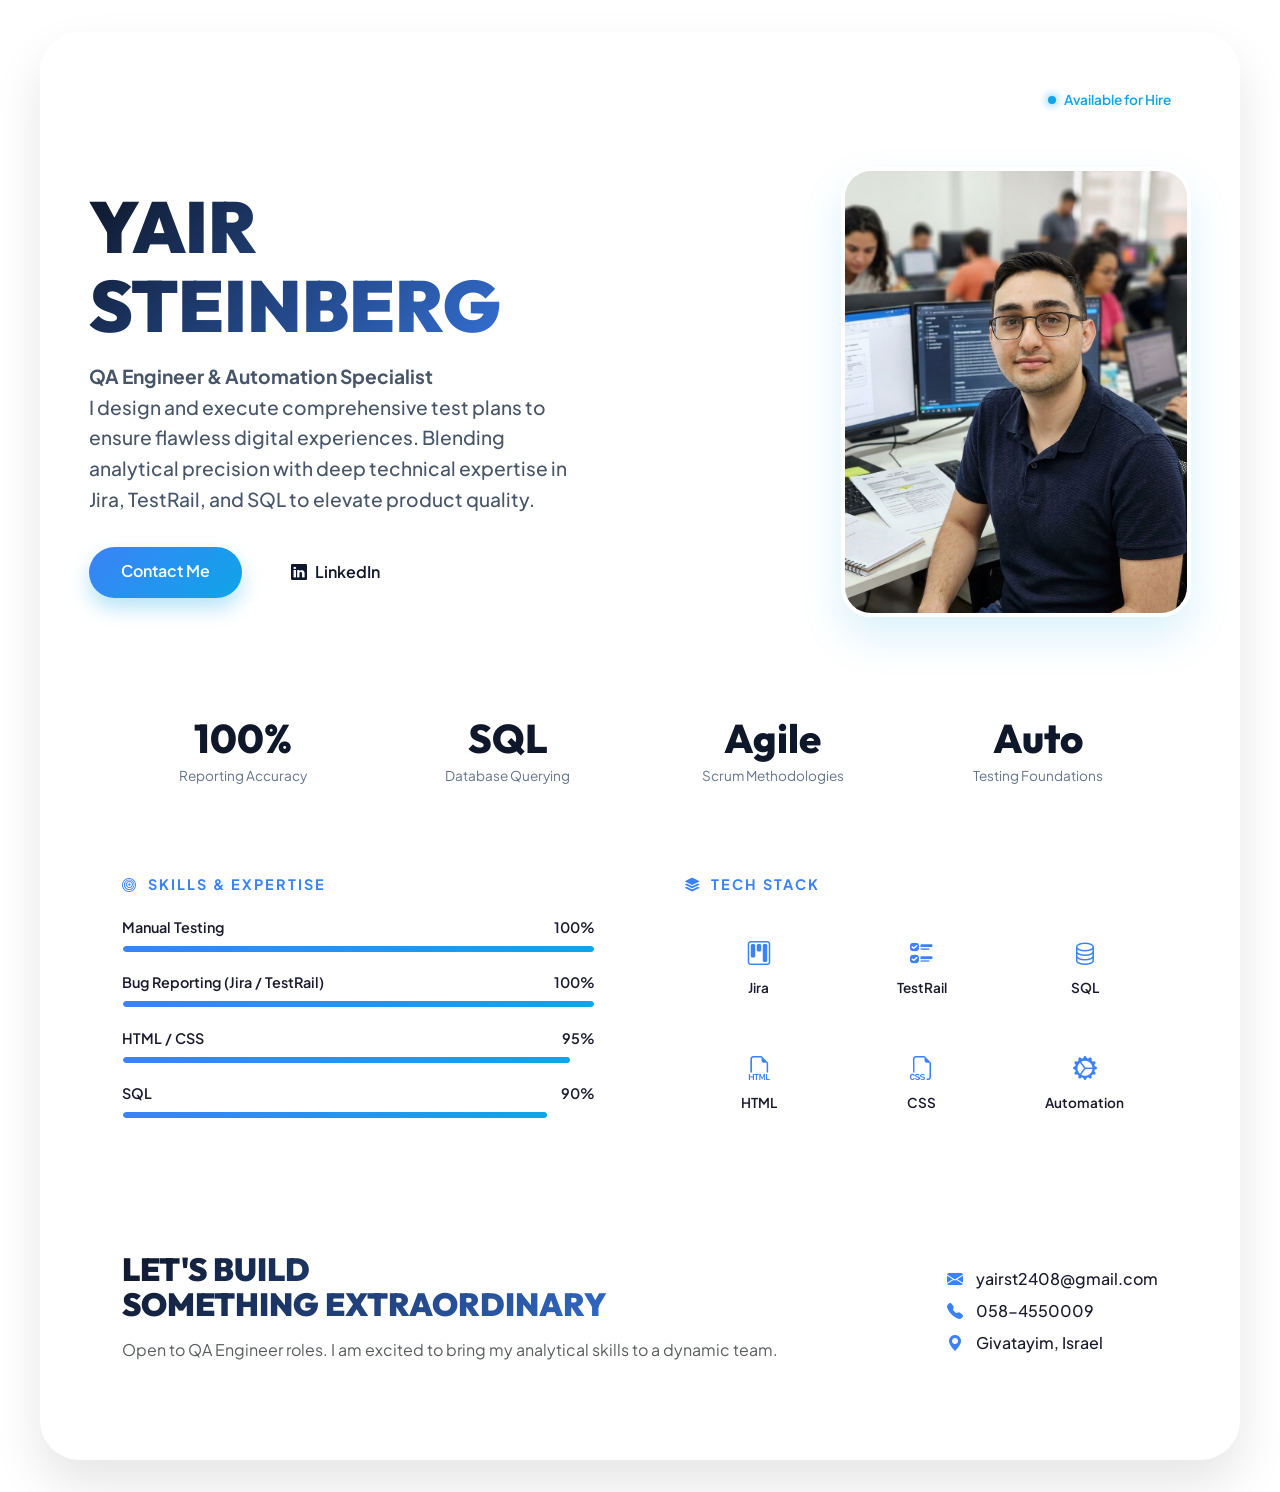
<file: index.html>
<!DOCTYPE html>
<html lang="en">
<head>
  <meta charset="utf-8">
  <meta name="viewport" content="width=device-width, initial-scale=1.0">
  
  <!-- SEO Optimization -->
  <title>Yair Steinberg | QA Engineer & Automation Specialist</title>
  <meta name="description" content="Portfolio of Yair Steinberg, a dedicated Quality Assurance Engineer specializing in manual testing, automation, bug tracking (Jira/TestRail), and SQL. Based in Givatayim, Israel.">
  <meta name="keywords" content="Yair Steinberg, QA Engineer, Quality Assurance, Software Tester, TestRail, Jira, SQL, Automation, Israel, Tech Portfolio">
  <meta name="author" content="Yair Steinberg">

  <!-- Google Fonts -->
  <link rel="preconnect" href="https://fonts.googleapis.com">
  <link rel="preconnect" href="https://fonts.gstatic.com" crossorigin>
  <link href="https://fonts.googleapis.com/css2?family=Outfit:wght@300;400;700;900&family=Plus+Jakarta+Sans:wght@300;400;500;600;700&display=swap" rel="stylesheet">
  
  <!-- Bootstrap Icons & CSS -->
  <link href="https://cdn.jsdelivr.net/npm/bootstrap@5.3.0/dist/css/bootstrap.min.css" rel="stylesheet">
  <link rel="stylesheet" href="https://cdn.jsdelivr.net/npm/bootstrap-icons@1.11.1/font/bootstrap-icons.css">

  <style>
    /* Global Styles & Background */
    body {
      background: url('https://images.unsplash.com/photo-1618005182384-a83a8bd57fbe?q=80&w=2564&auto=format&fit=crop') no-repeat center center fixed;
      background-size: cover;
      font-family: 'Plus Jakarta Sans', sans-serif;
      color: #1a1a2e;
      min-height: 100vh;
      display: flex;
      justify-content: center;
      align-items: center;
      padding: 2rem 1rem;
    }

    /* Glassmorphism Container */
    .glass-app {
      background: rgba(255, 255, 255, 0.6);
      backdrop-filter: blur(20px);
      -webkit-backdrop-filter: blur(20px);
      border: 1px solid rgba(255, 255, 255, 0.8);
      border-radius: 40px;
      box-shadow: 0 25px 50px rgba(0, 0, 0, 0.1);
      max-width: 1200px;
      width: 100%;
      overflow: hidden;
      padding: 3rem;
    }

    /* Header / Top Bar */
    .top-bar {
      display: flex;
      justify-content: flex-end;
      align-items: center;
      margin-bottom: 3rem;
    }
    .status-badge {
      background: rgba(255, 255, 255, 0.7);
      border: 1px solid rgba(255, 255, 255, 0.9);
      padding: 0.5rem 1.2rem;
      border-radius: 50px;
      font-size: 0.85rem;
      font-weight: 600;
      color: #0ea5e9;
      display: flex;
      align-items: center;
      gap: 8px;
    }
    .status-dot {
      width: 8px;
      height: 8px;
      background-color: #0ea5e9;
      border-radius: 50%;
      box-shadow: 0 0 10px #0ea5e9;
    }

    /* Hero Section */
    .hero-section {
      display: flex;
      align-items: center;
      justify-content: space-between;
      flex-wrap: wrap;
      gap: 2rem;
      margin-bottom: 4rem;
    }
    .hero-content {
      flex: 1;
      min-width: 300px;
    }
    .hero-title {
      font-family: 'Outfit', sans-serif;
      font-size: 4.5rem;
      font-weight: 900;
      line-height: 1.1;
      text-transform: uppercase;
      background: linear-gradient(135deg, #0f172a 0%, #3b82f6 100%);
      -webkit-background-clip: text;
      -webkit-text-fill-color: transparent;
      margin-bottom: 1rem;
    }
    .hero-subtitle {
      font-size: 1.2rem;
      font-weight: 500;
      color: #475569;
      margin-bottom: 2rem;
      max-width: 500px;
      line-height: 1.6;
    }
    .hero-image-wrapper {
      flex: 1;
      display: flex;
      justify-content: flex-end;
      min-width: 300px;
    }
    .hero-image {
      width: 350px;
      height: 450px;
      border-radius: 30px;
      object-fit: cover;
      border: 4px solid rgba(255, 255, 255, 0.8);
      box-shadow: 0 20px 40px rgba(14, 165, 233, 0.15);
    }

    /* Buttons */
    .btn-custom {
      padding: 0.8rem 2rem;
      border-radius: 50px;
      font-weight: 600;
      transition: all 0.3s ease;
      text-decoration: none;
      display: inline-block;
    }
    .btn-primary-glass {
      background: linear-gradient(135deg, #3b82f6 0%, #0ea5e9 100%);
      color: white;
      border: none;
      box-shadow: 0 10px 20px rgba(14, 165, 233, 0.3);
    }
    .btn-primary-glass:hover {
      transform: translateY(-3px);
      box-shadow: 0 15px 25px rgba(14, 165, 233, 0.4);
      color: white;
    }
    .btn-secondary-glass {
      background: rgba(255, 255, 255, 0.5);
      color: #0f172a;
      border: 1px solid rgba(255, 255, 255, 0.8);
      backdrop-filter: blur(10px);
    }
    .btn-secondary-glass:hover {
      background: rgba(255, 255, 255, 0.8);
      transform: translateY(-3px);
    }

    /* Glass Cards (Stats, Skills, Tech) */
    .inner-glass-card {
      background: rgba(255, 255, 255, 0.5);
      border: 1px solid rgba(255, 255, 255, 0.7);
      border-radius: 24px;
      padding: 2rem;
      backdrop-filter: blur(10px);
      height: 100%;
    }
    .section-title {
      font-size: 0.9rem;
      text-transform: uppercase;
      letter-spacing: 2px;
      font-weight: 700;
      color: #3b82f6;
      margin-bottom: 1.5rem;
      display: flex;
      align-items: center;
      gap: 10px;
    }

    /* Stats Grid */
    .stats-grid {
      display: grid;
      grid-template-columns: repeat(4, 1fr);
      gap: 1.5rem;
      text-align: center;
    }
    .stat-item h3 {
      font-family: 'Outfit', sans-serif;
      font-size: 2.5rem;
      font-weight: 800;
      color: #0f172a;
      margin-bottom: 0.2rem;
    }
    .stat-item p {
      font-size: 0.85rem;
      color: #64748b;
      margin: 0;
    }

    /* Skills Progress */
    .skill-item {
      margin-bottom: 1.2rem;
    }
    .skill-info {
      display: flex;
      justify-content: space-between;
      font-size: 0.9rem;
      font-weight: 600;
      margin-bottom: 0.4rem;
    }
    .progress-glass {
      height: 8px;
      background: rgba(255, 255, 255, 0.4);
      border-radius: 10px;
      overflow: hidden;
      border: 1px solid rgba(255, 255, 255, 0.6);
    }
    .progress-bar-fill {
      height: 100%;
      background: linear-gradient(90deg, #3b82f6, #0ea5e9);
      border-radius: 10px;
    }

    /* Tech Stack Grid */
    .tech-grid {
      display: grid;
      grid-template-columns: repeat(3, 1fr);
      gap: 1rem;
    }
    .tech-item {
      background: rgba(255, 255, 255, 0.6);
      border: 1px solid rgba(255, 255, 255, 0.8);
      border-radius: 16px;
      padding: 1rem;
      text-align: center;
      font-weight: 600;
      font-size: 0.85rem;
      transition: all 0.3s ease;
    }
    .tech-item i {
      font-size: 1.5rem;
      color: #3b82f6;
      margin-bottom: 0.5rem;
      display: block;
    }
    .tech-item:hover {
      transform: translateY(-5px);
      background: rgba(255, 255, 255, 0.9);
      box-shadow: 0 10px 20px rgba(0,0,0,0.05);
    }

    /* Footer / Contact */
    .footer-section {
      display: flex;
      justify-content: space-between;
      align-items: center;
      margin-top: 3rem;
      flex-wrap: wrap;
      gap: 2rem;
    }
    .contact-info p {
      margin-bottom: 0.5rem;
      font-weight: 500;
    }
    .contact-info i {
      color: #3b82f6;
      margin-right: 10px;
    }
    
    @media (max-width: 991px) {
      .hero-title { font-size: 3rem; }
      .stats-grid { grid-template-columns: repeat(2, 1fr); }
      .hero-image { width: 100%; height: auto; }
      .glass-app { padding: 1.5rem; border-radius: 20px; }
    }
  </style>
</head>
<body>

  <div class="glass-app">
    <!-- Top Bar -->
    <header class="top-bar">
      <div class="status-badge">
        <span class="status-dot"></span> Available for Hire
      </div>
    </header>

    <!-- Hero Section -->
    <section class="hero-section">
      <div class="hero-content">
        <h1 class="hero-title">Yair<br>Steinberg</h1>
        <p class="hero-subtitle">
          <strong>QA Engineer & Automation Specialist</strong><br>
          I design and execute comprehensive test plans to ensure flawless digital experiences. Blending analytical precision with deep technical expertise in Jira, TestRail, and SQL to elevate product quality.
        </p>
        <div class="d-flex gap-3">
          <a href="#contact" class="btn-custom btn-primary-glass">Contact Me</a>
          <a href="https://www.linkedin.com/in/yair-steinberg/" target="_blank" class="btn-custom btn-secondary-glass"><i class="bi bi-linkedin me-2"></i>LinkedIn</a>
        </div>
      </div>
      <div class="hero-image-wrapper">
         <!-- No 'assets/img/' in front -->
<img src="Gemini_Generated_Image_t9s7h5t9s7h5t9s7.jpeg" alt="Yair Steinberg - QA Engineer" class="hero-image">
      </div>
    </section>

    <!-- Stats Section -->
    <div class="inner-glass-card mb-4">
      <div class="stats-grid">
        <div class="stat-item">
          <h3>100%</h3>
          <p>Reporting Accuracy</p>
        </div>
        <div class="stat-item">
          <h3>SQL</h3>
          <p>Database Querying</p>
        </div>
        <div class="stat-item">
          <h3>Agile</h3>
          <p>Scrum Methodologies</p>
        </div>
        <div class="stat-item">
          <h3>Auto</h3>
          <p>Testing Foundations</p>
        </div>
      </div>
    </div>

    <!-- Skills & Tech Stack -->
    <div class="row g-4 mb-4">
      <!-- Skills -->
      <div class="col-lg-6">
        <div class="inner-glass-card">
          <h4 class="section-title"><i class="bi bi-bullseye"></i> Skills & Expertise</h4>
          
          <div class="skill-item">
            <div class="skill-info"><span>Manual Testing</span> <span>100%</span></div>
            <div class="progress-glass"><div class="progress-bar-fill" style="width: 100%;"></div></div>
          </div>
          <div class="skill-item">
            <div class="skill-info"><span>Bug Reporting (Jira / TestRail)</span> <span>100%</span></div>
            <div class="progress-glass"><div class="progress-bar-fill" style="width: 100%;"></div></div>
          </div>
          <div class="skill-item">
            <div class="skill-info"><span>HTML / CSS</span> <span>95%</span></div>
            <div class="progress-glass"><div class="progress-bar-fill" style="width: 95%;"></div></div>
          </div>
          <div class="skill-item">
            <div class="skill-info"><span>SQL</span> <span>90%</span></div>
            <div class="progress-glass"><div class="progress-bar-fill" style="width: 90%;"></div></div>
          </div>
        </div>
      </div>

      <!-- Tech Stack -->
      <div class="col-lg-6">
        <div class="inner-glass-card">
          <h4 class="section-title"><i class="bi bi-stack"></i> Tech Stack</h4>
          <div class="tech-grid">
            <div class="tech-item"><i class="bi bi-kanban"></i>Jira</div>
            <div class="tech-item"><i class="bi bi-ui-checks"></i>TestRail</div>
            <div class="tech-item"><i class="bi bi-database"></i>SQL</div>
            <div class="tech-item"><i class="bi bi-filetype-html"></i>HTML</div>
            <div class="tech-item"><i class="bi bi-filetype-css"></i>CSS</div>
            <div class="tech-item"><i class="bi bi-gear-wide-connected"></i>Automation</div>
          </div>
        </div>
      </div>
    </div>

    <!-- Footer / Contact -->
    <footer id="contact" class="inner-glass-card footer-section">
      <div>
        <h2 class="hero-title" style="font-size: 2rem;">LET'S BUILD<br>SOMETHING EXTRAORDINARY</h2>
        <p class="text-muted mt-2">Open to QA Engineer roles. I am excited to bring my analytical skills to a dynamic team.</p>
      </div>
      <div class="contact-info">
        <p><i class="bi bi-envelope-fill"></i> yairst2408@gmail.com</p>
        <p><i class="bi bi-telephone-fill"></i> 058-4550009</p>
        <p><i class="bi bi-geo-alt-fill"></i> Givatayim, Israel</p>
      </div>
    </footer>

  </div>

  <script src="https://cdn.jsdelivr.net/npm/bootstrap@5.3.0/dist/js/bootstrap.bundle.min.js"></script>
</body>
</html>
</file>
